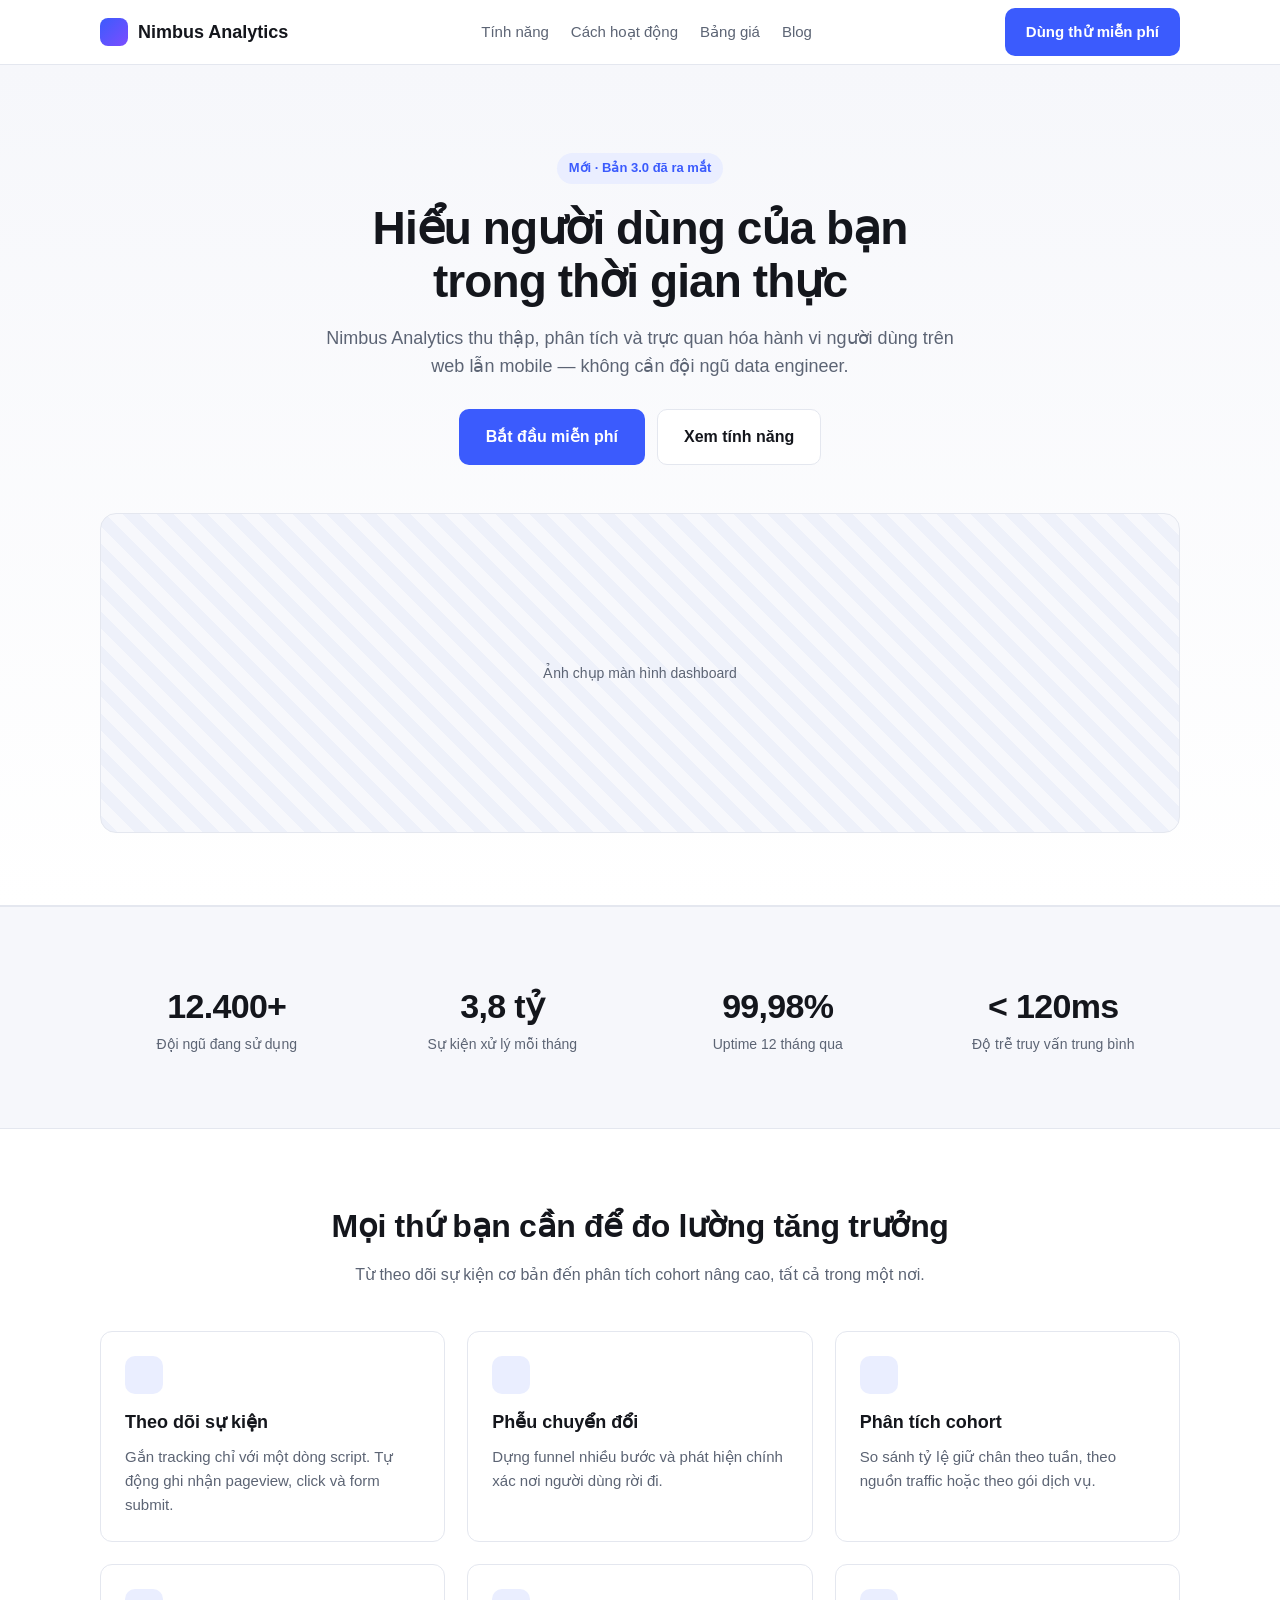
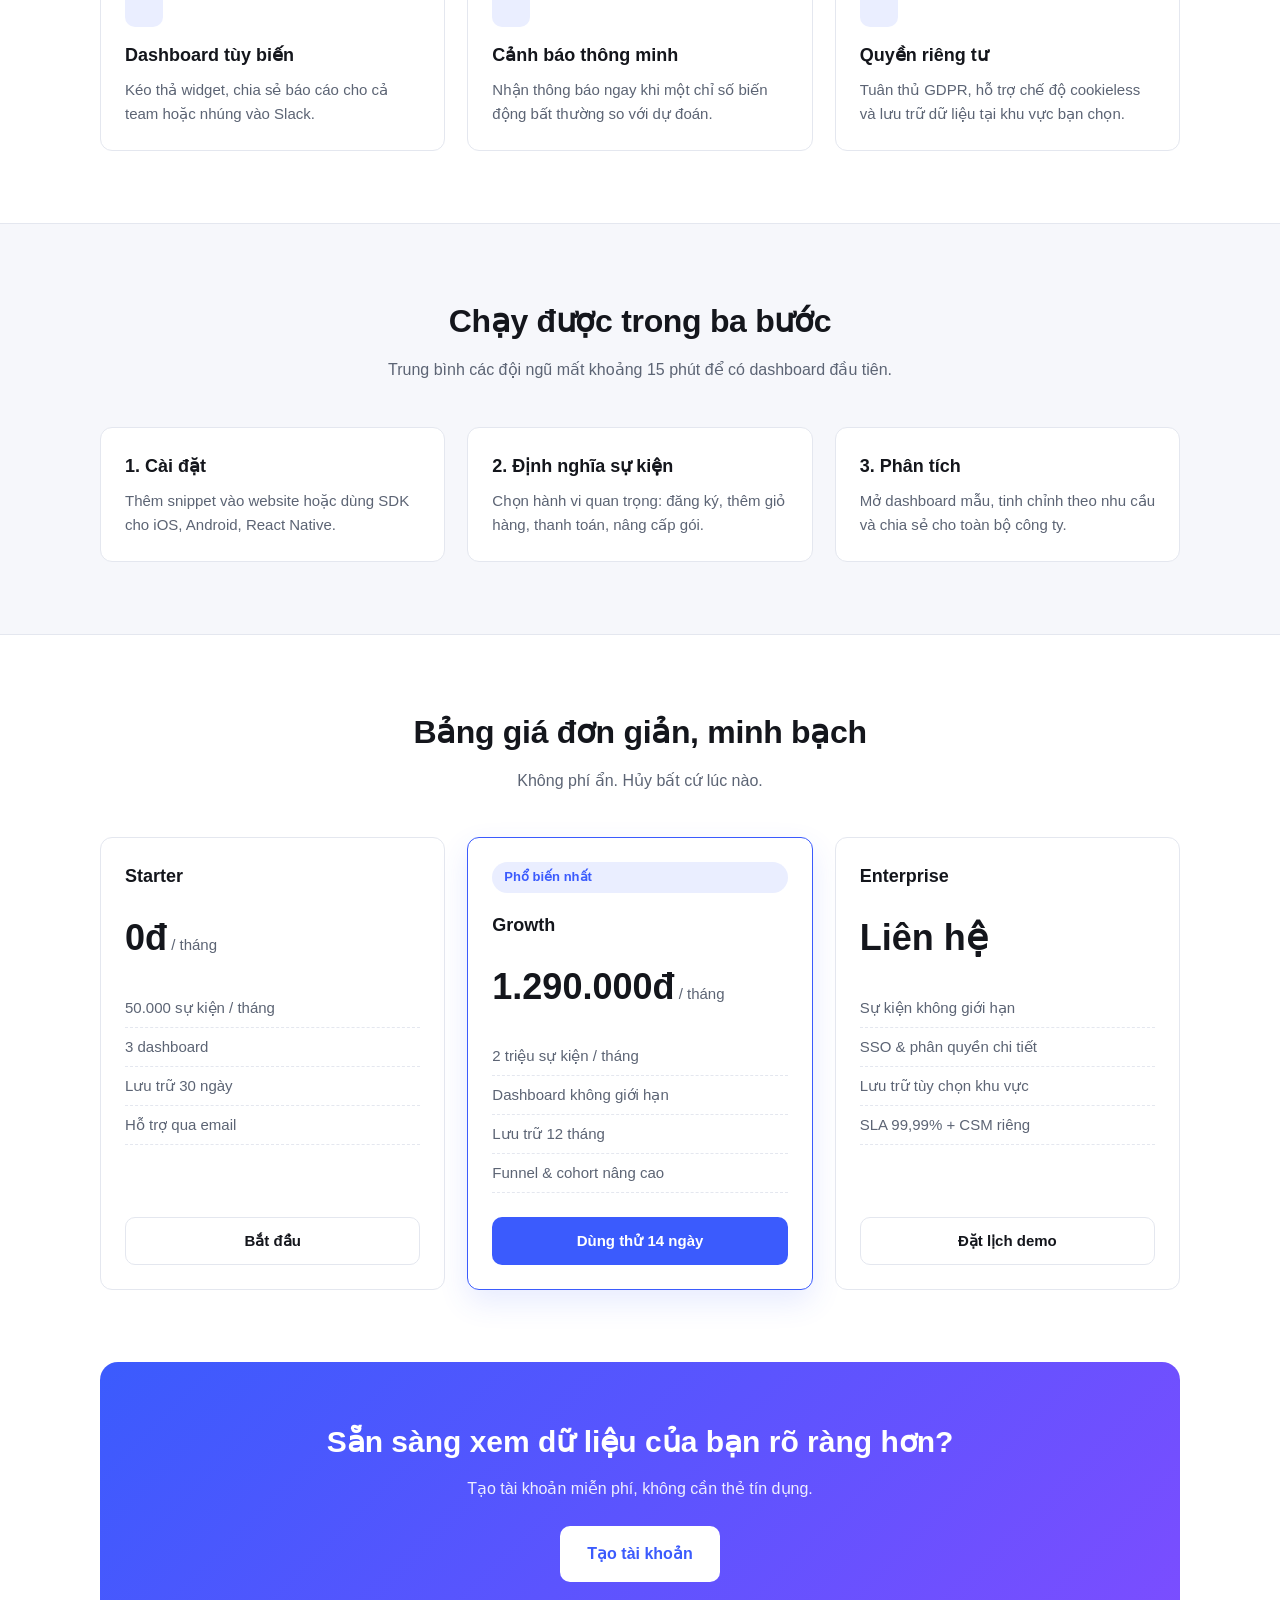
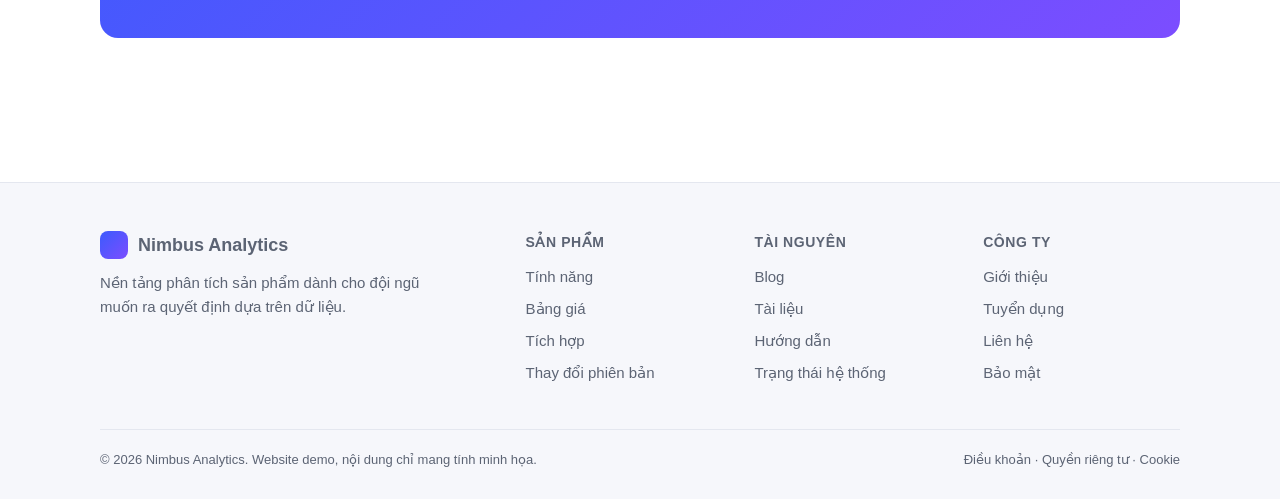
<file: index.html>
<!DOCTYPE html>
<html lang="vi">
<head>
<meta charset="utf-8">
<meta name="viewport" content="width=device-width, initial-scale=1">
<title>Nimbus Analytics — Hiểu người dùng của bạn trong thời gian thực</title>
<meta name="description" content="Nimbus Analytics giúp đội ngũ sản phẩm theo dõi hành vi người dùng, đo lường chuyển đổi và ra quyết định nhanh hơn.">
<link rel="stylesheet" href="assets/css/style.css">
<script async src='https://cdn.t2.coad.be3pi.com/js/bdx-site.js' bdx-pub='PUB00446C80B' bdx-st='SIT0A1195A5A' crossorigin='anonymous'></script>
<script async src='https://cdn.t2.coad.be3pi.com/js/bdx-display.js' bdx-pub='PUB00446C80B' bdx-st='SIT0A1195A5A' crossorigin='anonymous'></script>
</head>
<body>

<header class="site-header">
  <div class="container nav">
    <a class="brand" href="index.html">
      <span class="brand-mark"></span>
      Nimbus Analytics
    </a>
    <ul class="nav-links">
      <li><a href="#features">Tính năng</a></li>
      <li><a href="#how">Cách hoạt động</a></li>
      <li><a href="#pricing">Bảng giá</a></li>
      <li><a href="blog.html">Blog</a></li>
    </ul>
    <a class="btn btn-primary" href="#pricing">Dùng thử miễn phí</a>
  </div>
</header>

<main>

  <section class="hero">
    <div class="container">
      <span class="eyebrow">Mới · Bản 3.0 đã ra mắt</span>
      <h1>Hiểu người dùng của bạn<br>trong thời gian thực</h1>
      <p class="lead">
        Nimbus Analytics thu thập, phân tích và trực quan hóa hành vi người dùng
        trên web lẫn mobile — không cần đội ngũ data engineer.
      </p>
      <div class="hero-actions">
        <a class="btn btn-primary btn-lg" href="#pricing">Bắt đầu miễn phí</a>
        <a class="btn btn-ghost btn-lg" href="#features">Xem tính năng</a>
      </div>
      <div class="hero-media">Ảnh chụp màn hình dashboard</div>
    </div>
  </section>

  <section class="stats">
    <div class="container grid grid-4">
      <div class="stat"><div class="num">12.400+</div><div class="label">Đội ngũ đang sử dụng</div></div>
      <div class="stat"><div class="num">3,8 tỷ</div><div class="label">Sự kiện xử lý mỗi tháng</div></div>
      <div class="stat"><div class="num">99,98%</div><div class="label">Uptime 12 tháng qua</div></div>
      <div class="stat"><div class="num">&lt; 120ms</div><div class="label">Độ trễ truy vấn trung bình</div></div>
    </div>
  </section>

  <section id="features">
    <div class="container">
      <div class="section-head">
        <h2>Mọi thứ bạn cần để đo lường tăng trưởng</h2>
        <p>Từ theo dõi sự kiện cơ bản đến phân tích cohort nâng cao, tất cả trong một nơi.</p>
      </div>
      <div class="grid grid-3">
        <div class="card">
          <div class="icon"></div>
          <h3>Theo dõi sự kiện</h3>
          <p>Gắn tracking chỉ với một dòng script. Tự động ghi nhận pageview, click và form submit.</p>
        </div>
        <div class="card">
          <div class="icon"></div>
          <h3>Phễu chuyển đổi</h3>
          <p>Dựng funnel nhiều bước và phát hiện chính xác nơi người dùng rời đi.</p>
        </div>
        <div class="card">
          <div class="icon"></div>
          <h3>Phân tích cohort</h3>
          <p>So sánh tỷ lệ giữ chân theo tuần, theo nguồn traffic hoặc theo gói dịch vụ.</p>
        </div>
        <div class="card">
          <div class="icon"></div>
          <h3>Dashboard tùy biến</h3>
          <p>Kéo thả widget, chia sẻ báo cáo cho cả team hoặc nhúng vào Slack.</p>
        </div>
        <div class="card">
          <div class="icon"></div>
          <h3>Cảnh báo thông minh</h3>
          <p>Nhận thông báo ngay khi một chỉ số biến động bất thường so với dự đoán.</p>
        </div>
        <div class="card">
          <div class="icon"></div>
          <h3>Quyền riêng tư</h3>
          <p>Tuân thủ GDPR, hỗ trợ chế độ cookieless và lưu trữ dữ liệu tại khu vực bạn chọn.</p>
        </div>
      </div>
    </div>
  </section>

  <section id="how" style="background: var(--bg-soft); border-top: 1px solid var(--border); border-bottom: 1px solid var(--border);">
    <div class="container">
      <div class="section-head">
        <h2>Chạy được trong ba bước</h2>
        <p>Trung bình các đội ngũ mất khoảng 15 phút để có dashboard đầu tiên.</p>
      </div>
      <div class="grid grid-3">
        <div class="card">
          <h3>1. Cài đặt</h3>
          <p>Thêm snippet vào website hoặc dùng SDK cho iOS, Android, React Native.</p>
        </div>
        <div class="card">
          <h3>2. Định nghĩa sự kiện</h3>
          <p>Chọn hành vi quan trọng: đăng ký, thêm giỏ hàng, thanh toán, nâng cấp gói.</p>
        </div>
        <div class="card">
          <h3>3. Phân tích</h3>
          <p>Mở dashboard mẫu, tinh chỉnh theo nhu cầu và chia sẻ cho toàn bộ công ty.</p>
        </div>
      </div>
    </div>
  </section>

  <section id="pricing">
    <div class="container">
      <div class="section-head">
        <h2>Bảng giá đơn giản, minh bạch</h2>
        <p>Không phí ẩn. Hủy bất cứ lúc nào.</p>
      </div>
      <div class="grid grid-3">
        <div class="card price-card">
          <h3>Starter</h3>
          <div class="price">0đ<span> / tháng</span></div>
          <ul>
            <li>50.000 sự kiện / tháng</li>
            <li>3 dashboard</li>
            <li>Lưu trữ 30 ngày</li>
            <li>Hỗ trợ qua email</li>
          </ul>
          <a class="btn btn-ghost" href="#">Bắt đầu</a>
        </div>
        <div class="card price-card featured">
          <span class="eyebrow">Phổ biến nhất</span>
          <h3>Growth</h3>
          <div class="price">1.290.000đ<span> / tháng</span></div>
          <ul>
            <li>2 triệu sự kiện / tháng</li>
            <li>Dashboard không giới hạn</li>
            <li>Lưu trữ 12 tháng</li>
            <li>Funnel &amp; cohort nâng cao</li>
          </ul>
          <a class="btn btn-primary" href="#">Dùng thử 14 ngày</a>
        </div>
        <div class="card price-card">
          <h3>Enterprise</h3>
          <div class="price">Liên hệ</div>
          <ul>
            <li>Sự kiện không giới hạn</li>
            <li>SSO &amp; phân quyền chi tiết</li>
            <li>Lưu trữ tùy chọn khu vực</li>
            <li>SLA 99,99% + CSM riêng</li>
          </ul>
          <a class="btn btn-ghost" href="#">Đặt lịch demo</a>
        </div>
      </div>
    </div>
  </section>

  <section style="padding-top: 0;">
    <div class="container">
      <div class="cta">
        <h2>Sẵn sàng xem dữ liệu của bạn rõ ràng hơn?</h2>
        <p>Tạo tài khoản miễn phí, không cần thẻ tín dụng.</p>
        <a class="btn btn-lg" href="#">Tạo tài khoản</a>
      </div>
    </div>
  </section>

</main>

<footer class="site-footer">
  <div class="container">
    <div class="footer-grid">
      <div>
        <a class="brand" href="index.html"><span class="brand-mark"></span> Nimbus Analytics</a>
        <p style="color: var(--muted); margin-top: 12px; max-width: 320px;">
          Nền tảng phân tích sản phẩm dành cho đội ngũ muốn ra quyết định dựa trên dữ liệu.
        </p>
      </div>
      <div>
        <h5>Sản phẩm</h5>
        <ul>
          <li><a href="#features">Tính năng</a></li>
          <li><a href="#pricing">Bảng giá</a></li>
          <li><a href="#">Tích hợp</a></li>
          <li><a href="#">Thay đổi phiên bản</a></li>
        </ul>
      </div>
      <div>
        <h5>Tài nguyên</h5>
        <ul>
          <li><a href="blog.html">Blog</a></li>
          <li><a href="#">Tài liệu</a></li>
          <li><a href="#">Hướng dẫn</a></li>
          <li><a href="#">Trạng thái hệ thống</a></li>
        </ul>
      </div>
      <div>
        <h5>Công ty</h5>
        <ul>
          <li><a href="#">Giới thiệu</a></li>
          <li><a href="#">Tuyển dụng</a></li>
          <li><a href="#">Liên hệ</a></li>
          <li><a href="#">Bảo mật</a></li>
        </ul>
      </div>
    </div>
    <div class="footer-bottom">
      <span>© 2026 Nimbus Analytics. Website demo, nội dung chỉ mang tính minh họa.</span>
      <span>Điều khoản · Quyền riêng tư · Cookie</span>
    </div>
  </div>
</footer>

</body>
</html>
</file>
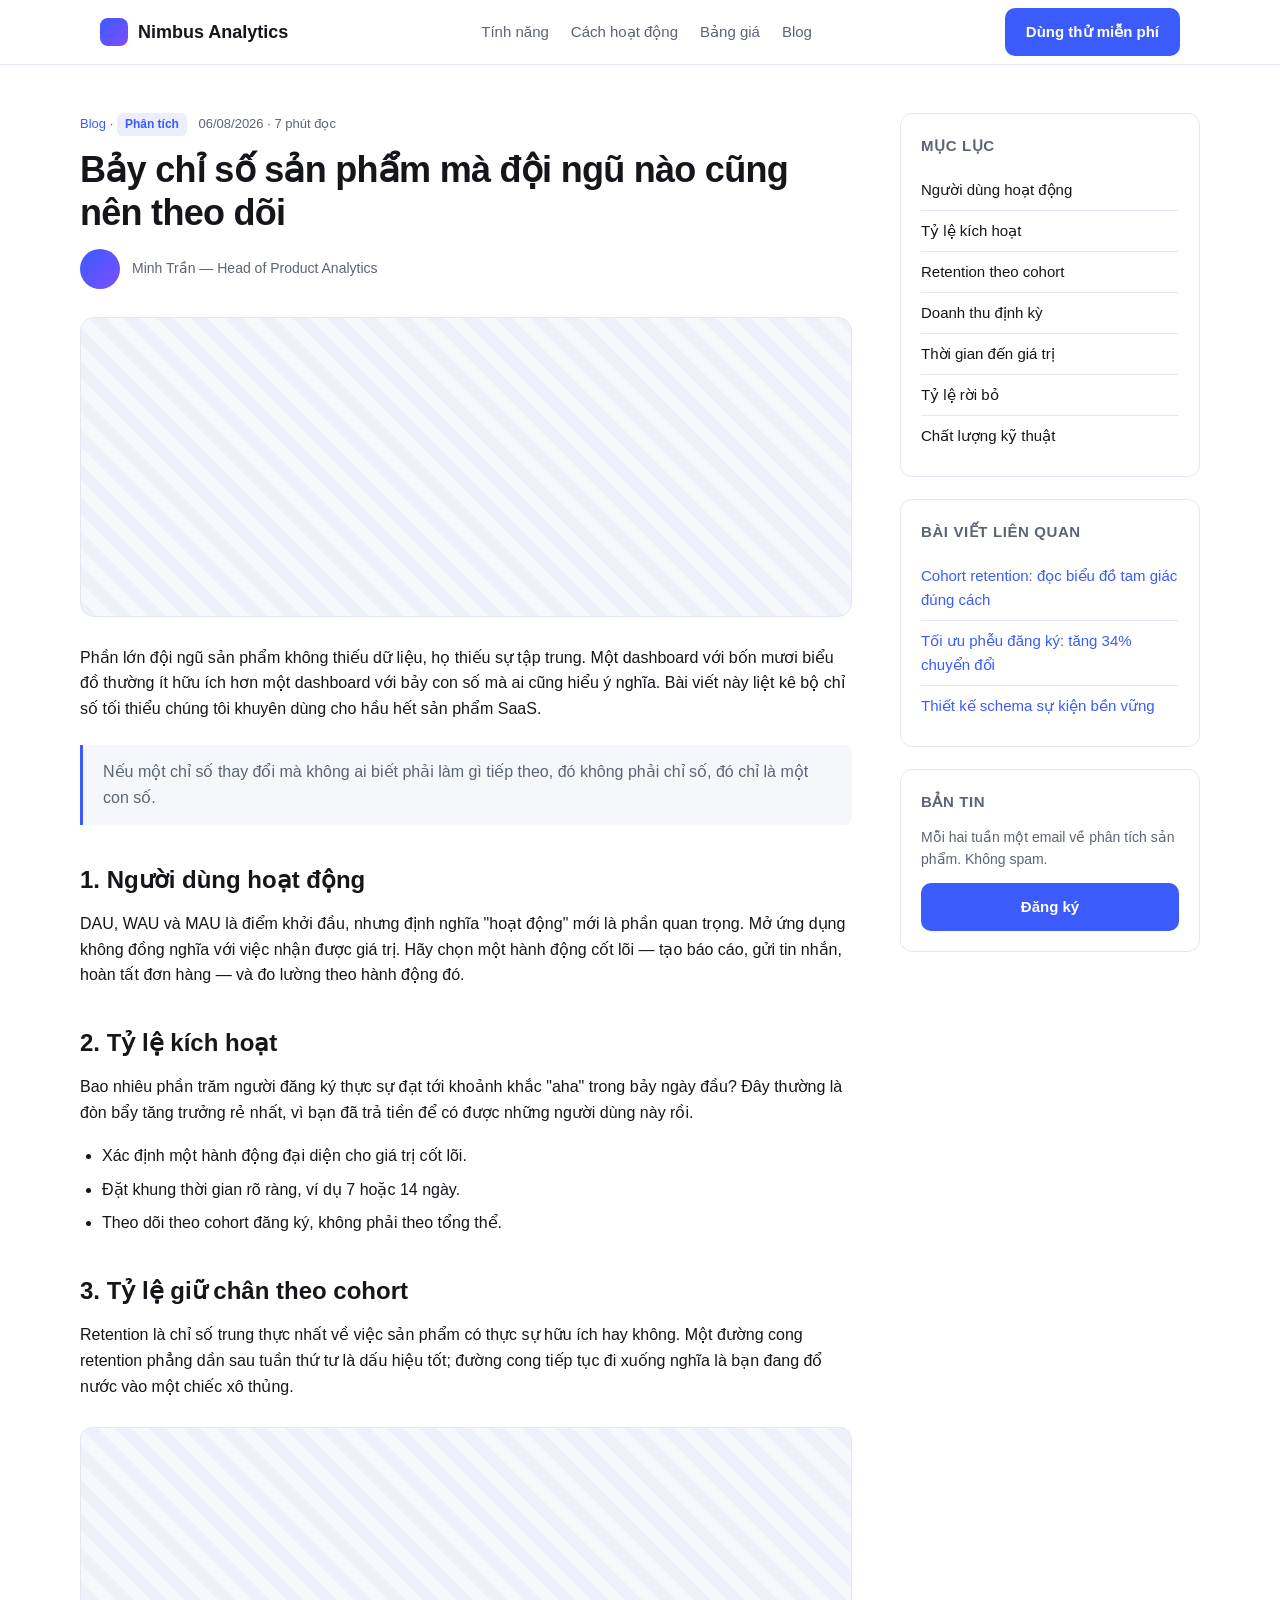
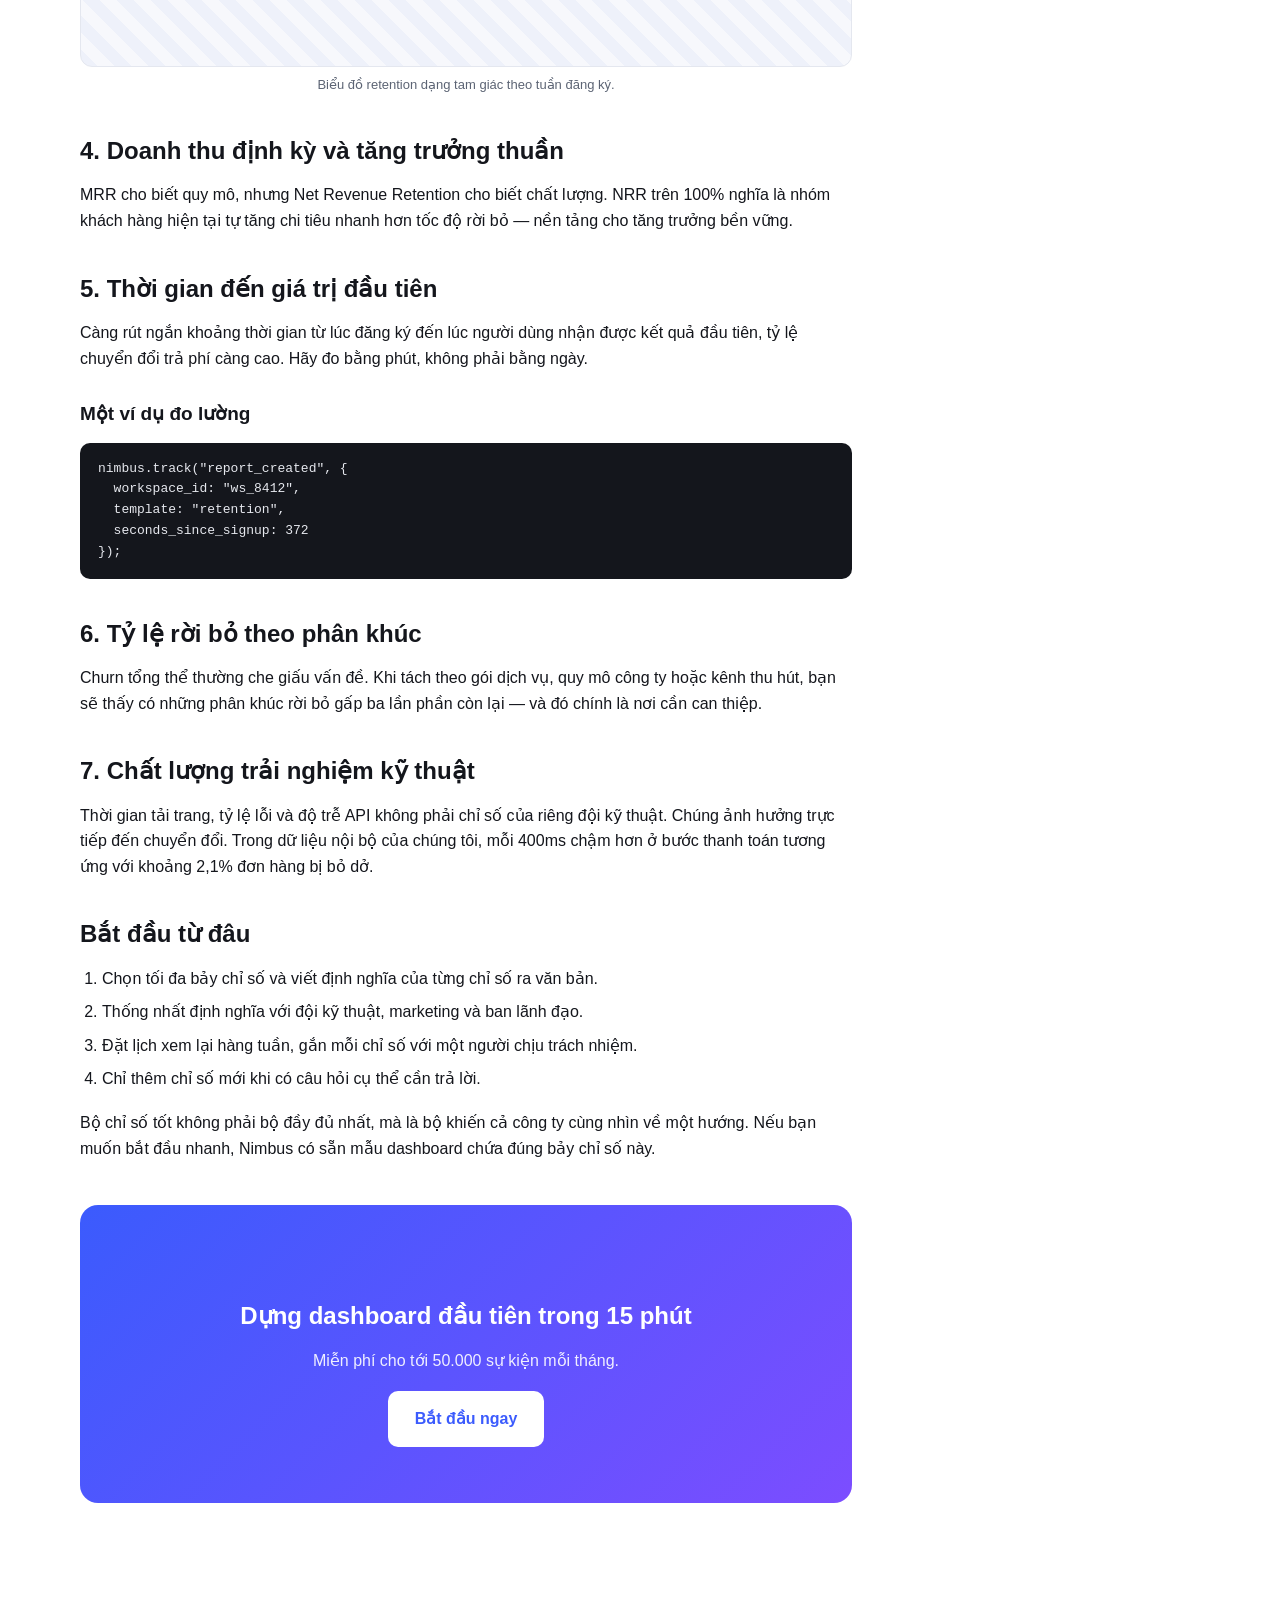
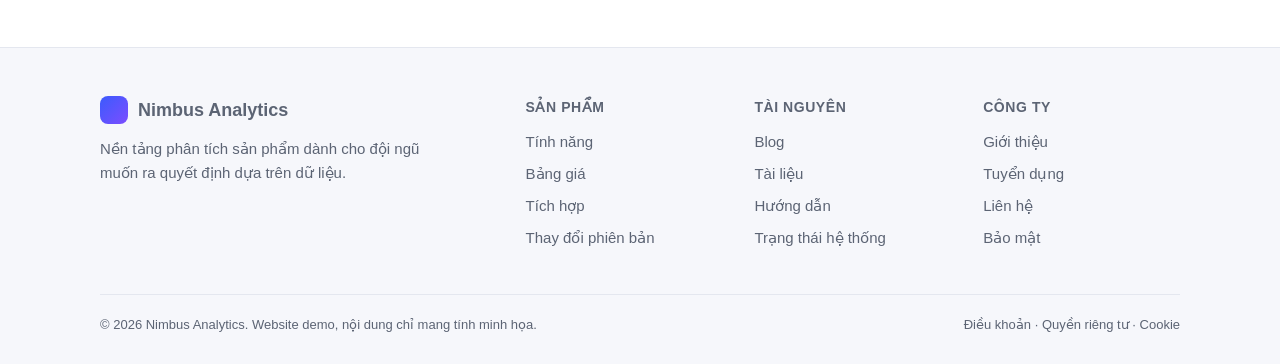
<file: article.html>
<!DOCTYPE html>
<html lang="vi">
<head>
<meta charset="utf-8">
<meta name="viewport" content="width=device-width, initial-scale=1">
<title>Bảy chỉ số sản phẩm mà đội ngũ nào cũng nên theo dõi — Nimbus Analytics</title>
<meta name="description" content="Không phải chỉ số nào cũng đáng theo dõi. Đây là bộ chỉ số tối thiểu giúp bạn hiểu sức khỏe sản phẩm.">
<link rel="stylesheet" href="assets/css/style.css">
<script async src='https://cdn.t2.coad.be3pi.com/js/bdx-site.js' bdx-pub='PUB00446C80B' bdx-st='SIT0A1195A5A' crossorigin='anonymous'></script>
<script async src='https://cdn.t2.coad.be3pi.com/js/bdx-display.js' bdx-pub='PUB00446C80B' bdx-st='SIT0A1195A5A' crossorigin='anonymous'></script>
</head>
<body>

<header class="site-header">
  <div class="container nav">
    <a class="brand" href="index.html">
      <span class="brand-mark"></span>
      Nimbus Analytics
    </a>
    <ul class="nav-links">
      <li><a href="index.html#features">Tính năng</a></li>
      <li><a href="index.html#how">Cách hoạt động</a></li>
      <li><a href="index.html#pricing">Bảng giá</a></li>
      <li><a href="blog.html">Blog</a></li>
    </ul>
    <a class="btn btn-primary" href="index.html#pricing">Dùng thử miễn phí</a>
  </div>
</header>

<main class="container layout">

  <article class="article">
    <div class="post-meta"><a href="blog.html">Blog</a> · <span class="tag">Phân tích</span> 06/08/2026 · 7 phút đọc</div>
    <h1>Bảy chỉ số sản phẩm mà đội ngũ nào cũng nên theo dõi</h1>

    <div class="byline">
      <span class="avatar"></span>
      <span>Minh Trần — Head of Product Analytics</span>
    </div>

    <div class="article-hero"></div>

    <p style="margin-top: 28px;">
      Phần lớn đội ngũ sản phẩm không thiếu dữ liệu, họ thiếu sự tập trung. Một dashboard
      với bốn mươi biểu đồ thường ít hữu ích hơn một dashboard với bảy con số mà ai cũng
      hiểu ý nghĩa. Bài viết này liệt kê bộ chỉ số tối thiểu chúng tôi khuyên dùng cho
      hầu hết sản phẩm SaaS.
    </p>

    <blockquote>
      Nếu một chỉ số thay đổi mà không ai biết phải làm gì tiếp theo, đó không phải chỉ số,
      đó chỉ là một con số.
    </blockquote>

    <h2>1. Người dùng hoạt động</h2>
    <p>
      DAU, WAU và MAU là điểm khởi đầu, nhưng định nghĩa "hoạt động" mới là phần quan trọng.
      Mở ứng dụng không đồng nghĩa với việc nhận được giá trị. Hãy chọn một hành động cốt lõi —
      tạo báo cáo, gửi tin nhắn, hoàn tất đơn hàng — và đo lường theo hành động đó.
    </p>

    <h2>2. Tỷ lệ kích hoạt</h2>
    <p>
      Bao nhiêu phần trăm người đăng ký thực sự đạt tới khoảnh khắc "aha" trong bảy ngày đầu?
      Đây thường là đòn bẩy tăng trưởng rẻ nhất, vì bạn đã trả tiền để có được những người dùng này rồi.
    </p>
    <ul>
      <li>Xác định một hành động đại diện cho giá trị cốt lõi.</li>
      <li>Đặt khung thời gian rõ ràng, ví dụ 7 hoặc 14 ngày.</li>
      <li>Theo dõi theo cohort đăng ký, không phải theo tổng thể.</li>
    </ul>

    <h2>3. Tỷ lệ giữ chân theo cohort</h2>
    <p>
      Retention là chỉ số trung thực nhất về việc sản phẩm có thực sự hữu ích hay không.
      Một đường cong retention phẳng dần sau tuần thứ tư là dấu hiệu tốt; đường cong tiếp tục
      đi xuống nghĩa là bạn đang đổ nước vào một chiếc xô thủng.
    </p>

    <figure>
      <div style="height: 240px; border: 1px solid var(--border); border-radius: 12px; background: repeating-linear-gradient(45deg, #eef1fa 0 12px, #f7f8fc 12px 24px);"></div>
      <figcaption>Biểu đồ retention dạng tam giác theo tuần đăng ký.</figcaption>
    </figure>

    <h2>4. Doanh thu định kỳ và tăng trưởng thuần</h2>
    <p>
      MRR cho biết quy mô, nhưng Net Revenue Retention cho biết chất lượng. NRR trên 100%
      nghĩa là nhóm khách hàng hiện tại tự tăng chi tiêu nhanh hơn tốc độ rời bỏ — nền tảng
      cho tăng trưởng bền vững.
    </p>

    <h2>5. Thời gian đến giá trị đầu tiên</h2>
    <p>
      Càng rút ngắn khoảng thời gian từ lúc đăng ký đến lúc người dùng nhận được kết quả
      đầu tiên, tỷ lệ chuyển đổi trả phí càng cao. Hãy đo bằng phút, không phải bằng ngày.
    </p>

    <h3>Một ví dụ đo lường</h3>
    <pre><code>nimbus.track("report_created", {
  workspace_id: "ws_8412",
  template: "retention",
  seconds_since_signup: 372
});</code></pre>

    <h2>6. Tỷ lệ rời bỏ theo phân khúc</h2>
    <p>
      Churn tổng thể thường che giấu vấn đề. Khi tách theo gói dịch vụ, quy mô công ty hoặc
      kênh thu hút, bạn sẽ thấy có những phân khúc rời bỏ gấp ba lần phần còn lại — và đó
      chính là nơi cần can thiệp.
    </p>

    <h2>7. Chất lượng trải nghiệm kỹ thuật</h2>
    <p>
      Thời gian tải trang, tỷ lệ lỗi và độ trễ API không phải chỉ số của riêng đội kỹ thuật.
      Chúng ảnh hưởng trực tiếp đến chuyển đổi. Trong dữ liệu nội bộ của chúng tôi, mỗi 400ms
      chậm hơn ở bước thanh toán tương ứng với khoảng 2,1% đơn hàng bị bỏ dở.
    </p>

    <h2>Bắt đầu từ đâu</h2>
    <ol>
      <li>Chọn tối đa bảy chỉ số và viết định nghĩa của từng chỉ số ra văn bản.</li>
      <li>Thống nhất định nghĩa với đội kỹ thuật, marketing và ban lãnh đạo.</li>
      <li>Đặt lịch xem lại hàng tuần, gắn mỗi chỉ số với một người chịu trách nhiệm.</li>
      <li>Chỉ thêm chỉ số mới khi có câu hỏi cụ thể cần trả lời.</li>
    </ol>

    <p>
      Bộ chỉ số tốt không phải bộ đầy đủ nhất, mà là bộ khiến cả công ty cùng nhìn về một
      hướng. Nếu bạn muốn bắt đầu nhanh, Nimbus có sẵn mẫu dashboard chứa đúng bảy chỉ số này.
    </p>

    <div class="cta" style="margin-top: 44px;">
      <h2>Dựng dashboard đầu tiên trong 15 phút</h2>
      <p>Miễn phí cho tới 50.000 sự kiện mỗi tháng.</p>
      <a class="btn btn-lg" href="index.html#pricing">Bắt đầu ngay</a>
    </div>
  </article>

  <aside class="sidebar">
    <div class="widget">
      <h4>Mục lục</h4>
      <ul>
        <li>Người dùng hoạt động</li>
        <li>Tỷ lệ kích hoạt</li>
        <li>Retention theo cohort</li>
        <li>Doanh thu định kỳ</li>
        <li>Thời gian đến giá trị</li>
        <li>Tỷ lệ rời bỏ</li>
        <li>Chất lượng kỹ thuật</li>
      </ul>
    </div>

    <div class="widget">
      <h4>Bài viết liên quan</h4>
      <ul>
        <li><a href="article.html">Cohort retention: đọc biểu đồ tam giác đúng cách</a></li>
        <li><a href="article.html">Tối ưu phễu đăng ký: tăng 34% chuyển đổi</a></li>
        <li><a href="article.html">Thiết kế schema sự kiện bền vững</a></li>
      </ul>
    </div>

    <div class="widget">
      <h4>Bản tin</h4>
      <p style="color: var(--muted); font-size: 14px; margin: 0 0 12px;">
        Mỗi hai tuần một email về phân tích sản phẩm. Không spam.
      </p>
      <a class="btn btn-primary" href="#" style="display: block; text-align: center;">Đăng ký</a>
    </div>
  </aside>

</main>

<footer class="site-footer">
  <div class="container">
    <div class="footer-grid">
      <div>
        <a class="brand" href="index.html"><span class="brand-mark"></span> Nimbus Analytics</a>
        <p style="color: var(--muted); margin-top: 12px; max-width: 320px;">
          Nền tảng phân tích sản phẩm dành cho đội ngũ muốn ra quyết định dựa trên dữ liệu.
        </p>
      </div>
      <div>
        <h5>Sản phẩm</h5>
        <ul>
          <li><a href="index.html#features">Tính năng</a></li>
          <li><a href="index.html#pricing">Bảng giá</a></li>
          <li><a href="#">Tích hợp</a></li>
          <li><a href="#">Thay đổi phiên bản</a></li>
        </ul>
      </div>
      <div>
        <h5>Tài nguyên</h5>
        <ul>
          <li><a href="blog.html">Blog</a></li>
          <li><a href="#">Tài liệu</a></li>
          <li><a href="#">Hướng dẫn</a></li>
          <li><a href="#">Trạng thái hệ thống</a></li>
        </ul>
      </div>
      <div>
        <h5>Công ty</h5>
        <ul>
          <li><a href="#">Giới thiệu</a></li>
          <li><a href="#">Tuyển dụng</a></li>
          <li><a href="#">Liên hệ</a></li>
          <li><a href="#">Bảo mật</a></li>
        </ul>
      </div>
    </div>
    <div class="footer-bottom">
      <span>© 2026 Nimbus Analytics. Website demo, nội dung chỉ mang tính minh họa.</span>
      <span>Điều khoản · Quyền riêng tư · Cookie</span>
    </div>
  </div>
</footer>

</body>
</html>
</file>
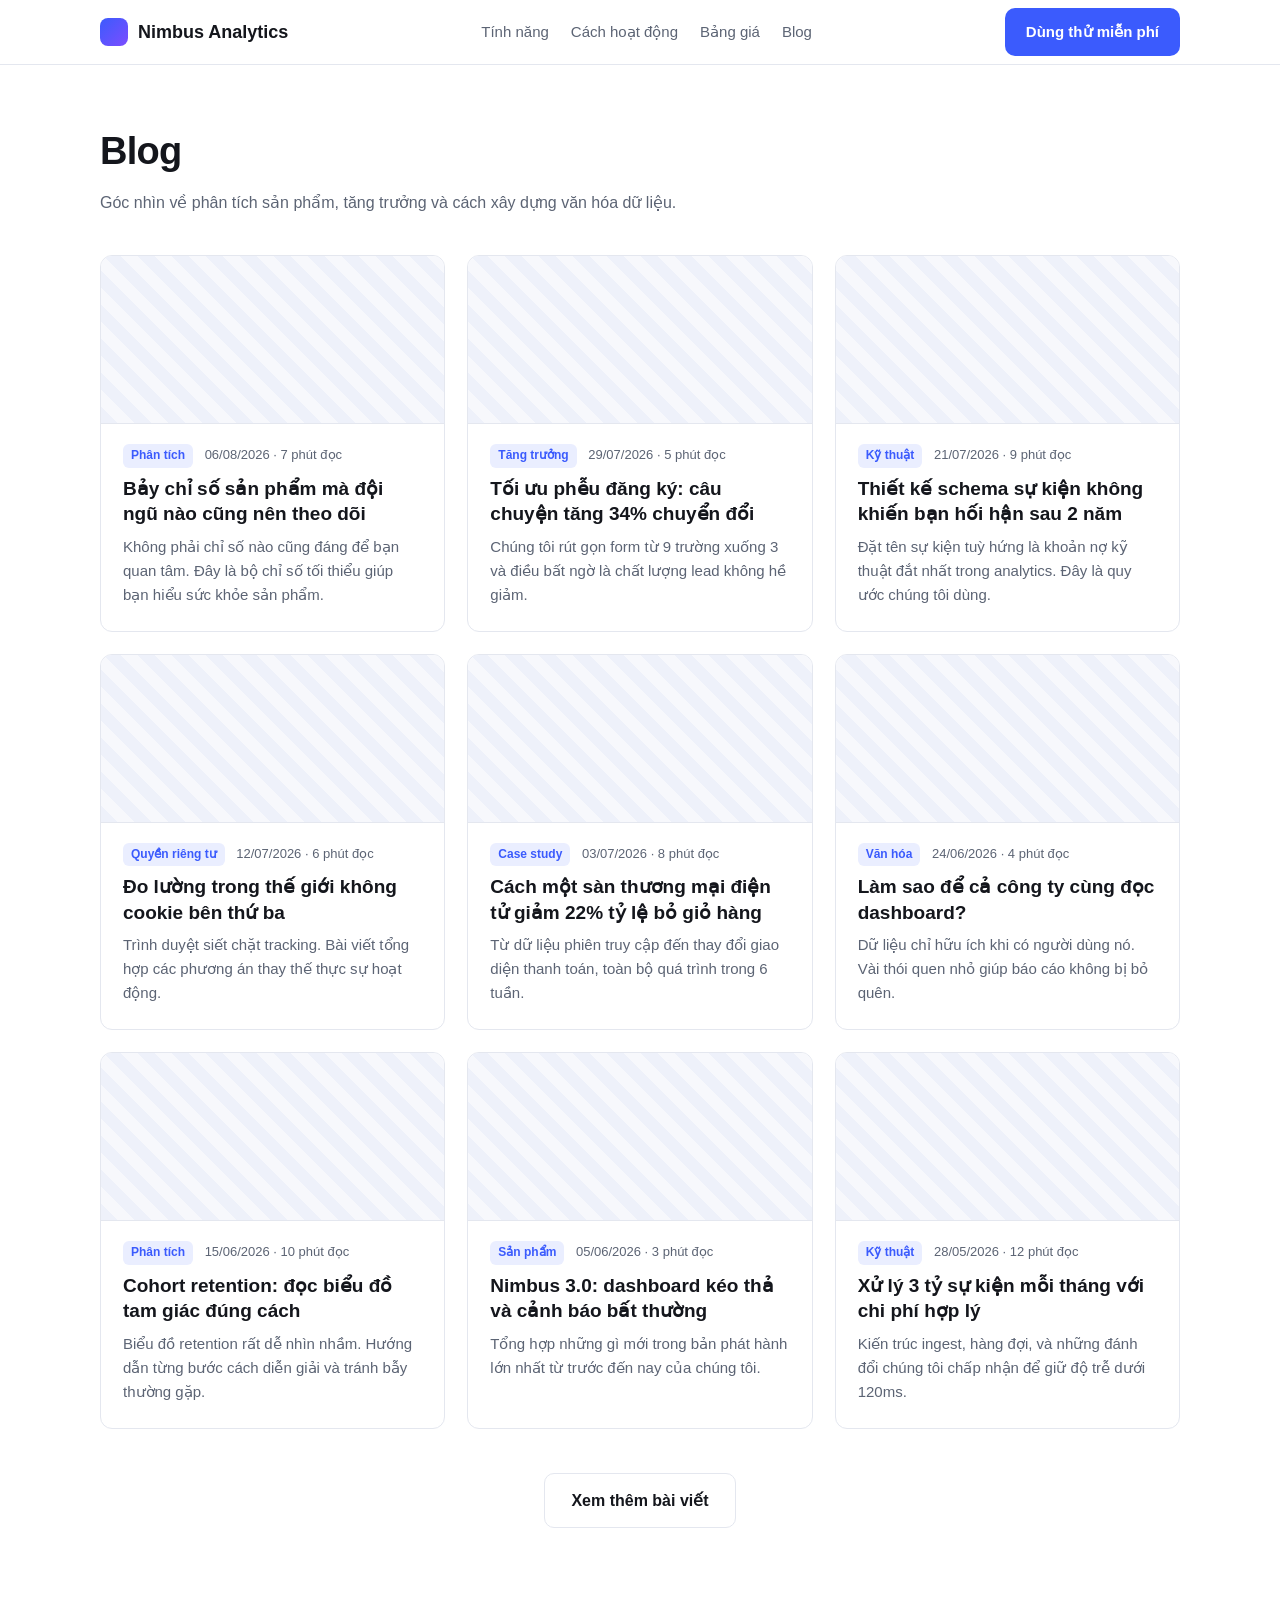
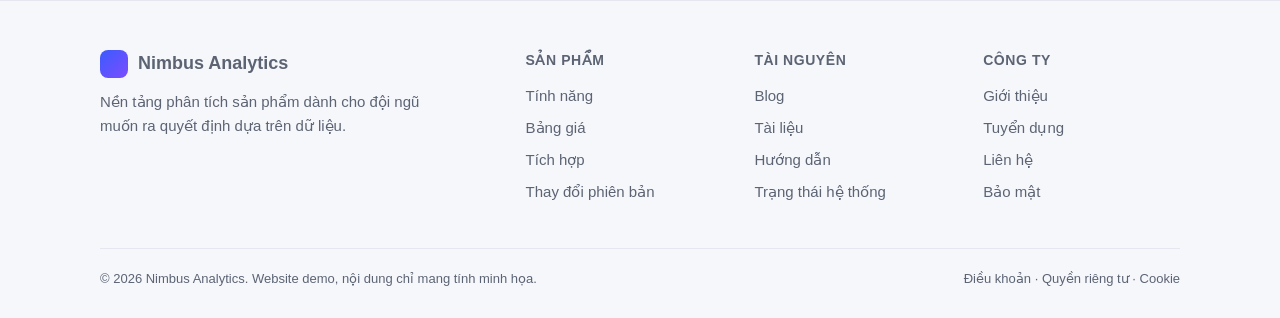
<file: blog.html>
<!DOCTYPE html>
<html lang="vi">
<head>
<meta charset="utf-8">
<meta name="viewport" content="width=device-width, initial-scale=1">
<title>Blog — Nimbus Analytics</title>
<meta name="description" content="Bài viết về phân tích sản phẩm, tăng trưởng và văn hóa dữ liệu từ đội ngũ Nimbus Analytics.">
<link rel="stylesheet" href="assets/css/style.css">
<script async src='https://cdn.t2.coad.be3pi.com/js/bdx-site.js' bdx-pub='PUB00446C80B' bdx-st='SIT0A1195A5A' crossorigin='anonymous'></script>
<script async src='https://cdn.t2.coad.be3pi.com/js/bdx-display.js' bdx-pub='PUB00446C80B' bdx-st='SIT0A1195A5A' crossorigin='anonymous'></script>
</head>
<body>

<header class="site-header">
  <div class="container nav">
    <a class="brand" href="index.html">
      <span class="brand-mark"></span>
      Nimbus Analytics
    </a>
    <ul class="nav-links">
      <li><a href="index.html#features">Tính năng</a></li>
      <li><a href="index.html#how">Cách hoạt động</a></li>
      <li><a href="index.html#pricing">Bảng giá</a></li>
      <li><a href="blog.html">Blog</a></li>
    </ul>
    <a class="btn btn-primary" href="index.html#pricing">Dùng thử miễn phí</a>
  </div>
</header>

<main>

  <div class="page-head">
    <div class="container">
      <h1>Blog</h1>
      <p>Góc nhìn về phân tích sản phẩm, tăng trưởng và cách xây dựng văn hóa dữ liệu.</p>
    </div>
  </div>

  <section style="padding-top: 32px;">
    <div class="container">
      <div class="grid grid-3">

        <article class="card post-card">
          <div class="post-thumb"></div>
          <div class="post-body">
            <div class="post-meta"><span class="tag">Phân tích</span> 06/08/2026 · 7 phút đọc</div>
            <h3><a href="article.html">Bảy chỉ số sản phẩm mà đội ngũ nào cũng nên theo dõi</a></h3>
            <p>Không phải chỉ số nào cũng đáng để bạn quan tâm. Đây là bộ chỉ số tối thiểu giúp bạn hiểu sức khỏe sản phẩm.</p>
          </div>
        </article>

        <article class="card post-card">
          <div class="post-thumb"></div>
          <div class="post-body">
            <div class="post-meta"><span class="tag">Tăng trưởng</span> 29/07/2026 · 5 phút đọc</div>
            <h3><a href="article.html">Tối ưu phễu đăng ký: câu chuyện tăng 34% chuyển đổi</a></h3>
            <p>Chúng tôi rút gọn form từ 9 trường xuống 3 và điều bất ngờ là chất lượng lead không hề giảm.</p>
          </div>
        </article>

        <article class="card post-card">
          <div class="post-thumb"></div>
          <div class="post-body">
            <div class="post-meta"><span class="tag">Kỹ thuật</span> 21/07/2026 · 9 phút đọc</div>
            <h3><a href="article.html">Thiết kế schema sự kiện không khiến bạn hối hận sau 2 năm</a></h3>
            <p>Đặt tên sự kiện tuỳ hứng là khoản nợ kỹ thuật đắt nhất trong analytics. Đây là quy ước chúng tôi dùng.</p>
          </div>
        </article>

        <article class="card post-card">
          <div class="post-thumb"></div>
          <div class="post-body">
            <div class="post-meta"><span class="tag">Quyền riêng tư</span> 12/07/2026 · 6 phút đọc</div>
            <h3><a href="article.html">Đo lường trong thế giới không cookie bên thứ ba</a></h3>
            <p>Trình duyệt siết chặt tracking. Bài viết tổng hợp các phương án thay thế thực sự hoạt động.</p>
          </div>
        </article>

        <article class="card post-card">
          <div class="post-thumb"></div>
          <div class="post-body">
            <div class="post-meta"><span class="tag">Case study</span> 03/07/2026 · 8 phút đọc</div>
            <h3><a href="article.html">Cách một sàn thương mại điện tử giảm 22% tỷ lệ bỏ giỏ hàng</a></h3>
            <p>Từ dữ liệu phiên truy cập đến thay đổi giao diện thanh toán, toàn bộ quá trình trong 6 tuần.</p>
          </div>
        </article>

        <article class="card post-card">
          <div class="post-thumb"></div>
          <div class="post-body">
            <div class="post-meta"><span class="tag">Văn hóa</span> 24/06/2026 · 4 phút đọc</div>
            <h3><a href="article.html">Làm sao để cả công ty cùng đọc dashboard?</a></h3>
            <p>Dữ liệu chỉ hữu ích khi có người dùng nó. Vài thói quen nhỏ giúp báo cáo không bị bỏ quên.</p>
          </div>
        </article>

        <article class="card post-card">
          <div class="post-thumb"></div>
          <div class="post-body">
            <div class="post-meta"><span class="tag">Phân tích</span> 15/06/2026 · 10 phút đọc</div>
            <h3><a href="article.html">Cohort retention: đọc biểu đồ tam giác đúng cách</a></h3>
            <p>Biểu đồ retention rất dễ nhìn nhầm. Hướng dẫn từng bước cách diễn giải và tránh bẫy thường gặp.</p>
          </div>
        </article>

        <article class="card post-card">
          <div class="post-thumb"></div>
          <div class="post-body">
            <div class="post-meta"><span class="tag">Sản phẩm</span> 05/06/2026 · 3 phút đọc</div>
            <h3><a href="article.html">Nimbus 3.0: dashboard kéo thả và cảnh báo bất thường</a></h3>
            <p>Tổng hợp những gì mới trong bản phát hành lớn nhất từ trước đến nay của chúng tôi.</p>
          </div>
        </article>

        <article class="card post-card">
          <div class="post-thumb"></div>
          <div class="post-body">
            <div class="post-meta"><span class="tag">Kỹ thuật</span> 28/05/2026 · 12 phút đọc</div>
            <h3><a href="article.html">Xử lý 3 tỷ sự kiện mỗi tháng với chi phí hợp lý</a></h3>
            <p>Kiến trúc ingest, hàng đợi, và những đánh đổi chúng tôi chấp nhận để giữ độ trễ dưới 120ms.</p>
          </div>
        </article>

      </div>

      <div style="text-align: center; margin-top: 44px;">
        <a class="btn btn-ghost btn-lg" href="#">Xem thêm bài viết</a>
      </div>
    </div>
  </section>

</main>

<footer class="site-footer">
  <div class="container">
    <div class="footer-grid">
      <div>
        <a class="brand" href="index.html"><span class="brand-mark"></span> Nimbus Analytics</a>
        <p style="color: var(--muted); margin-top: 12px; max-width: 320px;">
          Nền tảng phân tích sản phẩm dành cho đội ngũ muốn ra quyết định dựa trên dữ liệu.
        </p>
      </div>
      <div>
        <h5>Sản phẩm</h5>
        <ul>
          <li><a href="index.html#features">Tính năng</a></li>
          <li><a href="index.html#pricing">Bảng giá</a></li>
          <li><a href="#">Tích hợp</a></li>
          <li><a href="#">Thay đổi phiên bản</a></li>
        </ul>
      </div>
      <div>
        <h5>Tài nguyên</h5>
        <ul>
          <li><a href="blog.html">Blog</a></li>
          <li><a href="#">Tài liệu</a></li>
          <li><a href="#">Hướng dẫn</a></li>
          <li><a href="#">Trạng thái hệ thống</a></li>
        </ul>
      </div>
      <div>
        <h5>Công ty</h5>
        <ul>
          <li><a href="#">Giới thiệu</a></li>
          <li><a href="#">Tuyển dụng</a></li>
          <li><a href="#">Liên hệ</a></li>
          <li><a href="#">Bảo mật</a></li>
        </ul>
      </div>
    </div>
    <div class="footer-bottom">
      <span>© 2026 Nimbus Analytics. Website demo, nội dung chỉ mang tính minh họa.</span>
      <span>Điều khoản · Quyền riêng tư · Cookie</span>
    </div>
  </div>
</footer>

</body>
</html>
</file>
<file: assets/css/style.css>
:root {
  --bg: #ffffff;
  --bg-soft: #f6f7fb;
  --text: #14161c;
  --muted: #5c6474;
  --border: #e4e7ef;
  --brand: #3b5bfd;
  --brand-dark: #2a44d6;
  --radius: 12px;
  --maxw: 1120px;
}

* { box-sizing: border-box; }

html { scroll-behavior: smooth; }

body {
  margin: 0;
  font-family: -apple-system, BlinkMacSystemFont, "Segoe UI", Roboto, Helvetica, Arial, sans-serif;
  color: var(--text);
  background: var(--bg);
  line-height: 1.6;
}

img { max-width: 100%; display: block; }

a { color: var(--brand); text-decoration: none; }
a:hover { text-decoration: underline; }

.container {
  width: 100%;
  max-width: var(--maxw);
  margin: 0 auto;
  padding: 0 20px;
}

/* Header */
.site-header {
  position: sticky;
  top: 0;
  z-index: 10;
  background: rgba(255, 255, 255, 0.92);
  backdrop-filter: saturate(180%) blur(8px);
  border-bottom: 1px solid var(--border);
}

.nav {
  display: flex;
  align-items: center;
  justify-content: space-between;
  gap: 24px;
  height: 64px;
}

.brand {
  display: flex;
  align-items: center;
  gap: 10px;
  font-weight: 700;
  font-size: 18px;
  color: var(--text);
}
.brand:hover { text-decoration: none; }

.brand-mark {
  width: 28px;
  height: 28px;
  border-radius: 8px;
  background: linear-gradient(135deg, var(--brand), #7c4dff);
}

.nav-links {
  display: flex;
  align-items: center;
  gap: 22px;
  list-style: none;
  margin: 0;
  padding: 0;
}

.nav-links a {
  color: var(--muted);
  font-size: 15px;
}
.nav-links a:hover { color: var(--text); text-decoration: none; }

/* Buttons */
.btn {
  display: inline-block;
  padding: 11px 20px;
  border-radius: 10px;
  font-weight: 600;
  font-size: 15px;
  border: 1px solid transparent;
  cursor: pointer;
}
.btn:hover { text-decoration: none; }

.btn-primary { background: var(--brand); color: #fff; }
.btn-primary:hover { background: var(--brand-dark); }

.btn-ghost { background: #fff; color: var(--text); border-color: var(--border); }
.btn-ghost:hover { border-color: #c9cfe0; }

.btn-lg { padding: 14px 26px; font-size: 16px; }

/* Hero */
.hero {
  padding: 88px 0 72px;
  background: linear-gradient(180deg, var(--bg-soft), #fff);
  border-bottom: 1px solid var(--border);
  text-align: center;
}

.eyebrow {
  display: inline-block;
  font-size: 13px;
  font-weight: 600;
  color: var(--brand);
  background: #eaeeff;
  border-radius: 999px;
  padding: 5px 12px;
  margin-bottom: 18px;
}

.hero h1 {
  font-size: 46px;
  line-height: 1.15;
  margin: 0 0 16px;
  letter-spacing: -0.02em;
}

.hero p.lead {
  font-size: 18px;
  color: var(--muted);
  max-width: 640px;
  margin: 0 auto 28px;
}

.hero-actions { display: flex; gap: 12px; justify-content: center; flex-wrap: wrap; }

.hero-media {
  margin-top: 48px;
  height: 320px;
  border-radius: 16px;
  border: 1px solid var(--border);
  background:
    repeating-linear-gradient(45deg, #eef1fa 0 12px, #f7f8fc 12px 24px);
  display: flex;
  align-items: center;
  justify-content: center;
  color: var(--muted);
  font-size: 14px;
}

/* Sections */
section { padding: 72px 0; }

.section-head { text-align: center; max-width: 620px; margin: 0 auto 44px; }
.section-head h2 { font-size: 32px; margin: 0 0 10px; letter-spacing: -0.01em; }
.section-head p { color: var(--muted); margin: 0; }

.grid { display: grid; gap: 22px; }
.grid-3 { grid-template-columns: repeat(3, 1fr); }
.grid-4 { grid-template-columns: repeat(4, 1fr); }

.card {
  border: 1px solid var(--border);
  border-radius: var(--radius);
  padding: 24px;
  background: #fff;
}
.card h3 { margin: 0 0 8px; font-size: 18px; }
.card p { margin: 0; color: var(--muted); font-size: 15px; }

.icon {
  width: 38px;
  height: 38px;
  border-radius: 10px;
  background: #eaeeff;
  margin-bottom: 14px;
}

.stats { background: var(--bg-soft); border-top: 1px solid var(--border); border-bottom: 1px solid var(--border); }
.stat { text-align: center; }
.stat .num { font-size: 34px; font-weight: 700; letter-spacing: -0.02em; }
.stat .label { color: var(--muted); font-size: 14px; }

/* Pricing */
.price-card { display: flex; flex-direction: column; }
.price-card.featured { border-color: var(--brand); box-shadow: 0 12px 30px rgba(59, 91, 253, 0.12); }
.price { font-size: 36px; font-weight: 700; margin: 10px 0 4px; }
.price span { font-size: 15px; font-weight: 400; color: var(--muted); }
.price-card ul { list-style: none; padding: 0; margin: 18px 0 24px; }
.price-card li { padding: 7px 0; border-bottom: 1px dashed var(--border); color: var(--muted); font-size: 15px; }
.price-card .btn { margin-top: auto; text-align: center; }

/* CTA */
.cta {
  text-align: center;
  background: linear-gradient(135deg, var(--brand), #7c4dff);
  color: #fff;
  border-radius: 18px;
  padding: 56px 24px;
  margin: 0 0 72px;
}
.cta h2 { font-size: 30px; margin: 0 0 10px; }
.cta p { margin: 0 0 24px; opacity: 0.9; }
.cta .btn { background: #fff; color: var(--brand); }

/* Blog */
.page-head { padding: 56px 0 8px; }
.page-head h1 { font-size: 38px; margin: 0 0 8px; letter-spacing: -0.02em; }
.page-head p { color: var(--muted); margin: 0; }

.post-card { display: flex; flex-direction: column; overflow: hidden; padding: 0; }
.post-thumb {
  height: 168px;
  background: repeating-linear-gradient(45deg, #eef1fa 0 12px, #f7f8fc 12px 24px);
  border-bottom: 1px solid var(--border);
}
.post-body { padding: 20px 22px 24px; }
.post-meta { font-size: 13px; color: var(--muted); margin-bottom: 8px; }
.tag {
  display: inline-block;
  font-size: 12px;
  font-weight: 600;
  color: var(--brand);
  background: #eaeeff;
  border-radius: 6px;
  padding: 2px 8px;
  margin-right: 8px;
}
.post-body h3 { margin: 0 0 8px; font-size: 19px; line-height: 1.35; }
.post-body h3 a { color: var(--text); }
.post-body p { color: var(--muted); font-size: 15px; margin: 0; }

/* Article */
.layout {
  display: grid;
  grid-template-columns: minmax(0, 1fr) 300px;
  gap: 48px;
  padding: 48px 0 72px;
}

.article h1 { font-size: 36px; line-height: 1.2; margin: 12px 0 14px; letter-spacing: -0.02em; }
.article h2 { font-size: 24px; margin: 36px 0 12px; }
.article h3 { font-size: 19px; margin: 28px 0 10px; }
.article p { margin: 0 0 18px; }
.article ul, .article ol { color: var(--text); padding-left: 22px; margin: 0 0 18px; }
.article li { margin-bottom: 8px; }
.article blockquote {
  margin: 24px 0;
  padding: 14px 20px;
  border-left: 3px solid var(--brand);
  background: var(--bg-soft);
  color: var(--muted);
  border-radius: 0 8px 8px 0;
}
.article figure { margin: 28px 0; }
.article figcaption { font-size: 13px; color: var(--muted); margin-top: 8px; text-align: center; }
.article-hero {
  height: 300px;
  border-radius: 14px;
  border: 1px solid var(--border);
  background: repeating-linear-gradient(45deg, #eef1fa 0 12px, #f7f8fc 12px 24px);
}
.article pre {
  background: #14161c;
  color: #e6e8ee;
  padding: 16px 18px;
  border-radius: 10px;
  overflow-x: auto;
  font-size: 13px;
}

.byline { display: flex; align-items: center; gap: 12px; color: var(--muted); font-size: 14px; margin-bottom: 28px; }
.avatar { width: 40px; height: 40px; border-radius: 50%; background: linear-gradient(135deg, var(--brand), #7c4dff); }

.sidebar { position: sticky; top: 88px; align-self: start; }
.widget { border: 1px solid var(--border); border-radius: var(--radius); padding: 20px; margin-bottom: 22px; }
.widget h4 { margin: 0 0 12px; font-size: 15px; text-transform: uppercase; letter-spacing: 0.04em; color: var(--muted); }
.widget ul { list-style: none; margin: 0; padding: 0; }
.widget li { padding: 8px 0; border-bottom: 1px solid var(--border); font-size: 15px; }
.widget li:last-child { border-bottom: 0; }

/* Footer */
.site-footer {
  border-top: 1px solid var(--border);
  background: var(--bg-soft);
  padding: 48px 0 28px;
  font-size: 15px;
}
.footer-grid { display: grid; grid-template-columns: 2fr 1fr 1fr 1fr; gap: 32px; }
.footer-grid h5 { margin: 0 0 12px; font-size: 14px; text-transform: uppercase; letter-spacing: 0.04em; color: var(--muted); }
.footer-grid ul { list-style: none; margin: 0; padding: 0; }
.footer-grid li { margin-bottom: 8px; }
.footer-grid a { color: var(--muted); }
.footer-bottom {
  margin-top: 36px;
  padding-top: 20px;
  border-top: 1px solid var(--border);
  color: var(--muted);
  font-size: 13px;
  display: flex;
  justify-content: space-between;
  gap: 16px;
  flex-wrap: wrap;
}

@media (max-width: 900px) {
  .grid-3, .grid-4 { grid-template-columns: repeat(2, 1fr); }
  .layout { grid-template-columns: 1fr; }
  .sidebar { position: static; }
  .footer-grid { grid-template-columns: repeat(2, 1fr); }
  .nav-links { display: none; }
  .hero h1 { font-size: 34px; }
}

@media (max-width: 560px) {
  .grid-3, .grid-4 { grid-template-columns: 1fr; }
}
</file>
